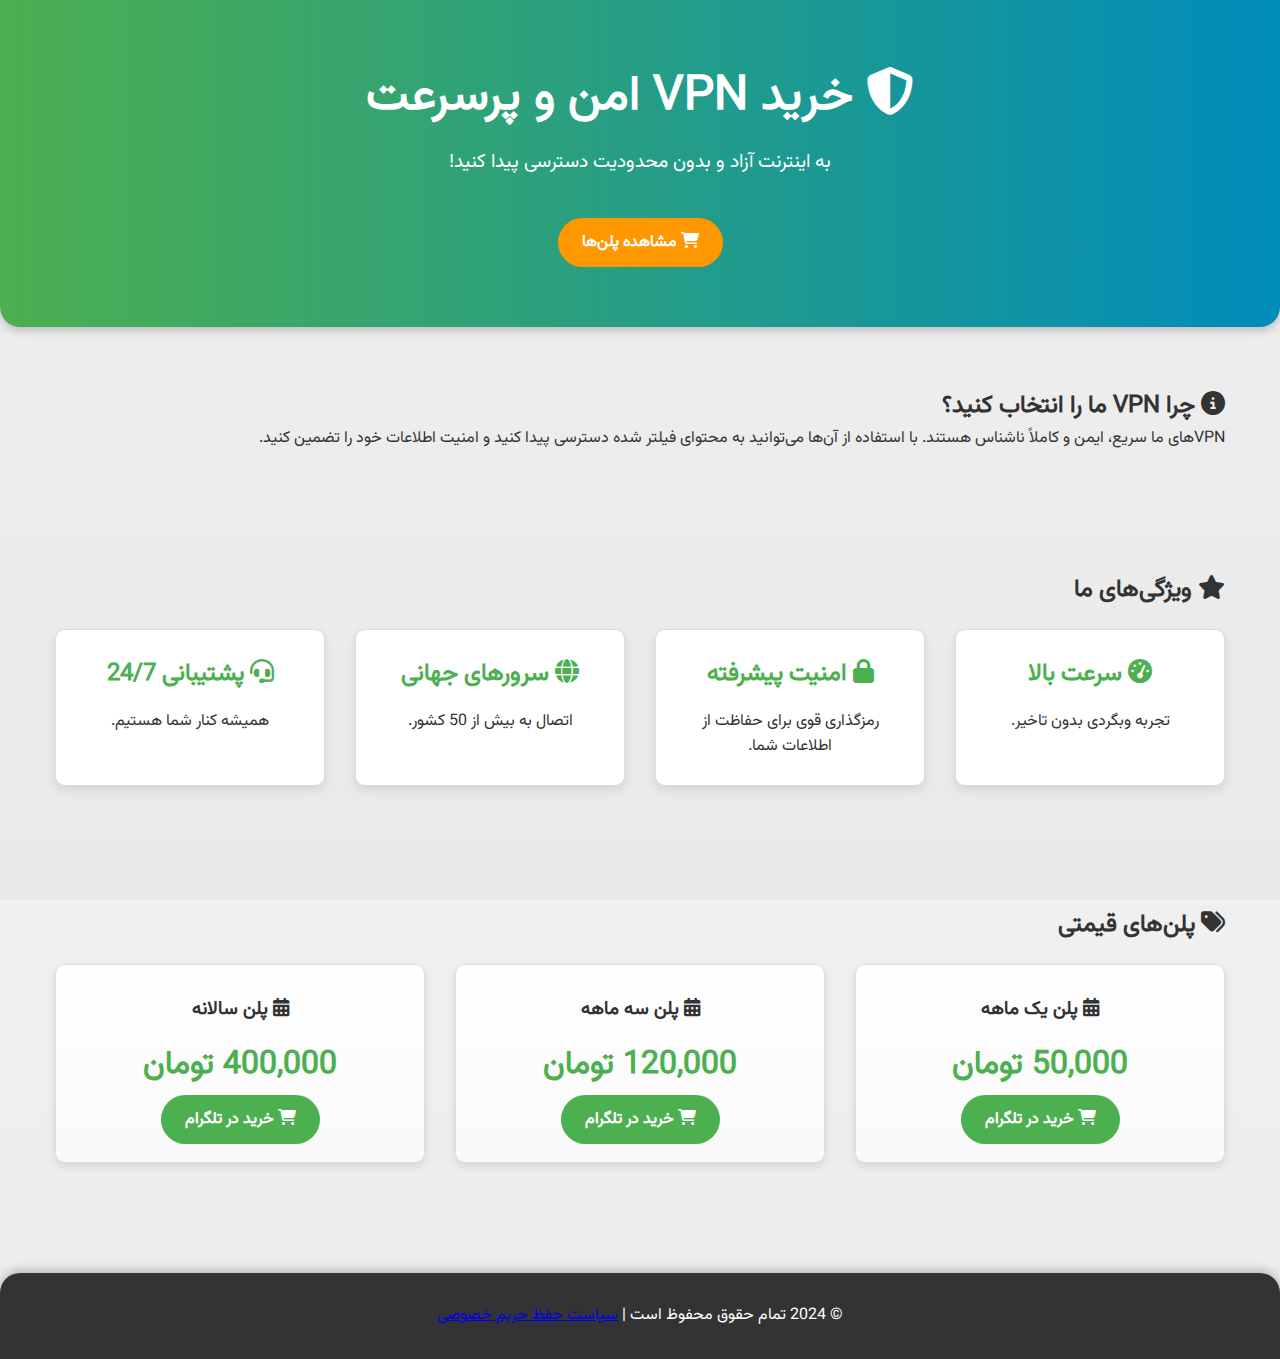
<file: index.html>
<html lang="fa">
<script src="chrome-extension://pgojnojmmhpofjgdmaebadhbocahppod/assets/inject/solvedCallback.js"></script>

<head>
    <meta charset="UTF-8">
    <meta name="viewport" content="width=device-width, initial-scale=1.0">
    <meta name="description" content="بهترین و سریع‌ترین VPN‌ها را با امنیت بالا و قیمت مناسب از ما بخرید.">
    <title>خرید VPN | امنیت و سرعت بالا</title>
    <link rel="stylesheet" href="assets/styles/styles.css">
    <link rel="stylesheet" href="https://cdnjs.cloudflare.com/ajax/libs/font-awesome/6.5.1/css/all.min.css">
    <capsolver-widgets></capsolver-widgets>
</head>

<body>
    <header>
        <div class="container">
            <h1><i class="fas fa-shield-alt"></i> خرید VPN امن و پرسرعت</h1>
            <p>به اینترنت آزاد و بدون محدودیت دسترسی پیدا کنید!</p>
            <a href="#pricing" class="btn-primary"><i class="fas fa-shopping-cart"></i> مشاهده پلن‌ها</a>
        </div>
    </header>

    <section id="about">
        <div class="container">
            <h2><i class="fas fa-info-circle"></i> چرا VPN ما را انتخاب کنید؟</h2>
            <p>VPN‌های ما سریع، ایمن و کاملاً ناشناس هستند. با استفاده از آن‌ها می‌توانید به محتوای فیلتر شده دسترسی
                پیدا کنید و امنیت اطلاعات خود را تضمین کنید.</p>
        </div>
    </section>

    <section id="features">
        <div class="container">
            <h2><i class="fas fa-star"></i> ویژگی‌های ما</h2>
            <div class="features-grid">
                <div class="feature">
                    <h3><i class="fas fa-tachometer-alt"></i> سرعت بالا</h3>
                    <p>تجربه وبگردی بدون تاخیر.</p>
                </div>
                <div class="feature">
                    <h3><i class="fas fa-lock"></i> امنیت پیشرفته</h3>
                    <p>رمزگذاری قوی برای حفاظت از اطلاعات شما.</p>
                </div>
                <div class="feature">
                    <h3><i class="fas fa-globe"></i> سرورهای جهانی</h3>
                    <p>اتصال به بیش از 50 کشور.</p>
                </div>
                <div class="feature">
                    <h3><i class="fas fa-headset"></i> پشتیبانی 24/7</h3>
                    <p>همیشه کنار شما هستیم.</p>
                </div>
            </div>
        </div>
    </section>

    <section id="pricing">
        <div class="container">
            <h2><i class="fas fa-tags"></i> پلن‌های قیمتی</h2>
            <div class="pricing-grid">
                <div class="plan">
                    <h3><i class="fas fa-calendar-alt"></i> پلن یک ماهه</h3>
                    <p class="price">50,000 تومان</p>
                    <a href="https://t.me/VPN46BOT" class="btn-secondary"><i class="fas fa-shopping-cart"></i> خرید
                        در تلگرام</a>
                </div>
                <div class="plan">
                    <h3><i class="fas fa-calendar-alt"></i> پلن سه ماهه</h3>
                    <p class="price">120,000 تومان</p>
                    <a href="https://t.me/VPN46BOT" class="btn-secondary"><i class="fas fa-shopping-cart"></i> خرید
                        در تلگرام</a>
                </div>
                <div class="plan">
                    <h3><i class="fas fa-calendar-alt"></i> پلن سالانه</h3>
                    <p class="price">400,000 تومان</p>
                    <a href="https://t.me/VPN46BOT" class="btn-secondary"><i class="fas fa-shopping-cart"></i> خرید
                        در تلگرام</a>
                </div>
            </div>
        </div>
    </section>

    

    <footer>
        <div class="container">
            <p>© 2024 تمام حقوق محفوظ است | <a href="privacy.html">سیاست حفظ حریم خصوصی</a></p>
        </div>
    </footer>


</body>

</html>
</file>
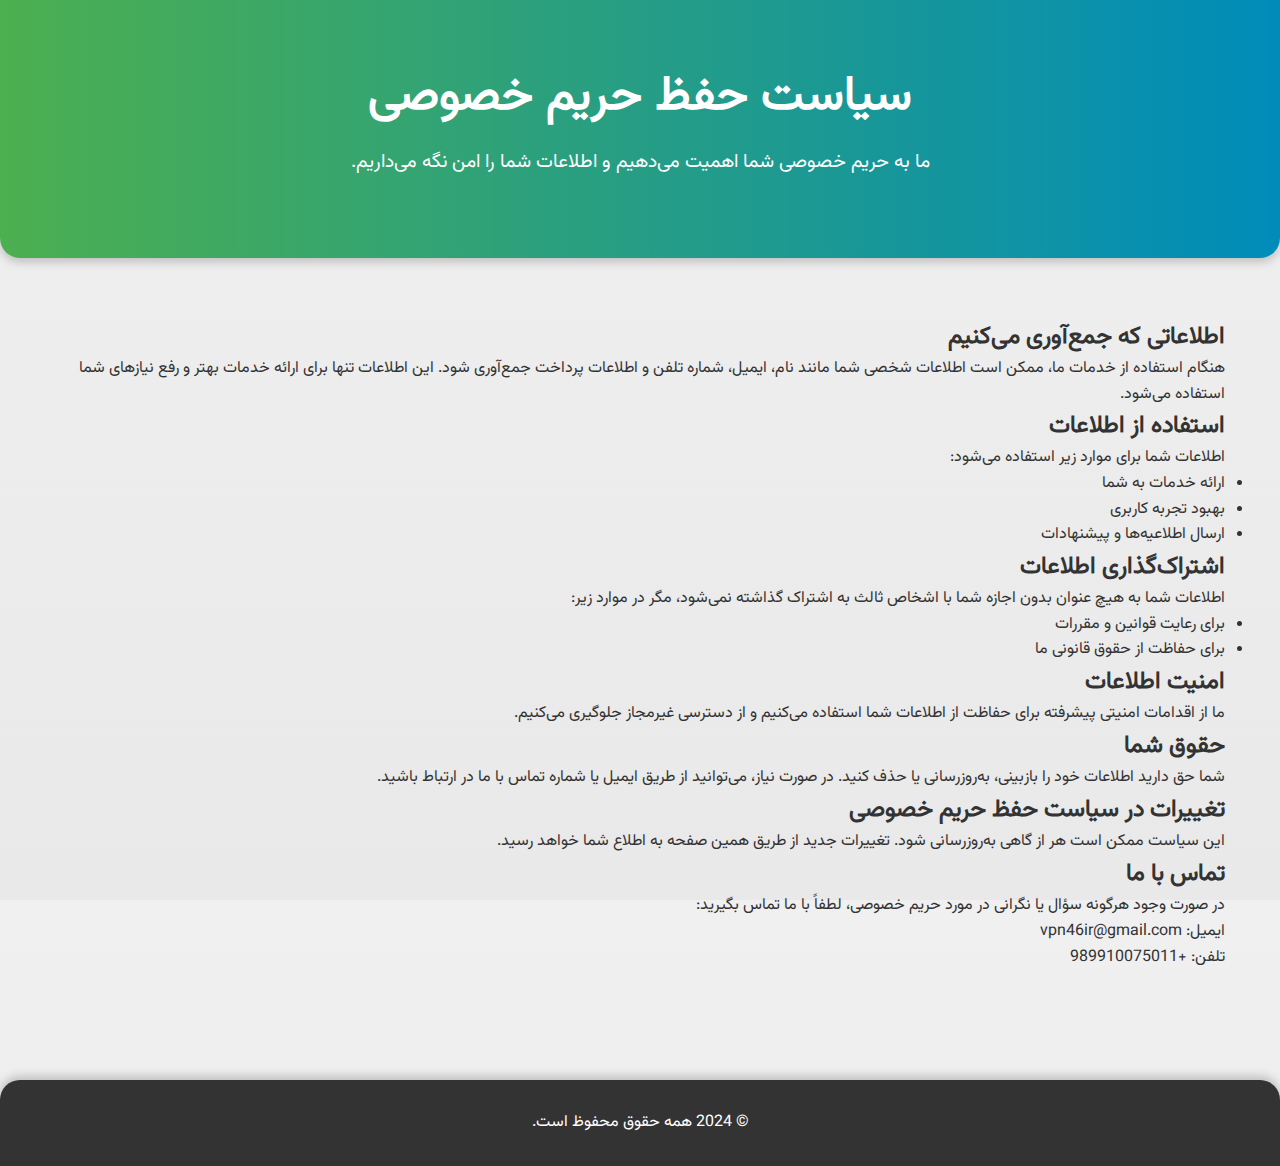
<file: privacy.html>
<html lang="fa">
<script src="chrome-extension://pgojnojmmhpofjgdmaebadhbocahppod/assets/inject/solvedCallback.js"></script>

<head>
    <meta charset="UTF-8">
    <meta name="viewport" content="width=device-width, initial-scale=1.0">
    <title>سیاست حفظ حریم خصوصی</title>
    <link rel="stylesheet" href="assets/styles/styles.css">

<body>
    <header>
        <h1>سیاست حفظ حریم خصوصی</h1>
        <p>ما به حریم خصوصی شما اهمیت می‌دهیم و اطلاعات شما را امن نگه می‌داریم.</p>
    </header>
    <section>
        <div class="container">
            <h2>اطلاعاتی که جمع‌آوری می‌کنیم</h2>
            <p>
                هنگام استفاده از خدمات ما، ممکن است اطلاعات شخصی شما مانند نام، ایمیل، شماره تلفن و اطلاعات پرداخت
                جمع‌آوری شود. این اطلاعات تنها برای ارائه خدمات بهتر و رفع نیازهای شما استفاده می‌شود.
            </p>

            <h2>استفاده از اطلاعات</h2>
            <p>
                اطلاعات شما برای موارد زیر استفاده می‌شود:
            </p>
            <ul>
                <li>ارائه خدمات به شما</li>
                <li>بهبود تجربه کاربری</li>
                <li>ارسال اطلاعیه‌ها و پیشنهادات</li>
            </ul>
            <p></p>

            <h2>اشتراک‌گذاری اطلاعات</h2>
            <p>
                اطلاعات شما به هیچ عنوان بدون اجازه شما با اشخاص ثالث به اشتراک گذاشته نمی‌شود، مگر در موارد زیر:
            </p>
            <ul>
                <li>برای رعایت قوانین و مقررات</li>
                <li>برای حفاظت از حقوق قانونی ما</li>
            </ul>
            <p></p>

            <h2>امنیت اطلاعات</h2>
            <p>
                ما از اقدامات امنیتی پیشرفته برای حفاظت از اطلاعات شما استفاده می‌کنیم و از دسترسی غیرمجاز جلوگیری
                می‌کنیم.
            </p>

            <h2>حقوق شما</h2>
            <p>
                شما حق دارید اطلاعات خود را بازبینی، به‌روزرسانی یا حذف کنید. در صورت نیاز، می‌توانید از طریق ایمیل یا
                شماره تماس با ما در ارتباط باشید.
            </p>

            <h2>تغییرات در سیاست حفظ حریم خصوصی</h2>
            <p>
                این سیاست ممکن است هر از گاهی به‌روزرسانی شود. تغییرات جدید از طریق همین صفحه به اطلاع شما خواهد رسید.
            </p>

            <h2>تماس با ما</h2>
            <p>
                در صورت وجود هرگونه سؤال یا نگرانی در مورد حریم خصوصی، لطفاً با ما تماس بگیرید:
                <br>
                ایمیل: vpn46ir@gmail.com <br>
                تلفن: +989910075011
            </p>
        </div>
    </section>
    <footer>
        <p>© 2024 همه حقوق محفوظ است.</p>
    </footer>

</body>

</html>
</file>
<file: assets/styles/styles.css>
@font-face {
    font-family: 'Vazir';
    src: url('../fonts/Vazirmatn-Regular.woff2') format('woff2');
    font-weight: normal;
    font-style: normal;
}

* {
    margin: 0;
    padding: 0;
    box-sizing: border-box;
}

body {
    font-family: 'Vazir', Arial, sans-serif;
    direction: rtl;
    text-align: right;
    width: 100%;
    height: 100%;
    overflow-x: hidden;
    background: linear-gradient(180deg, #f0f0f0, #e9e9e9);
    color: #333;
    line-height: 1.6;
}

header {
    background: linear-gradient(90deg, #4CAF50, #008CBA);
    color: white;
    text-align: center;
    padding: 60px 20px;
    box-shadow: 0 4px 10px rgba(0, 0, 0, 0.2);
    border-radius: 0 0 20px 20px;
}

header h1 {
    font-size: 3rem;
    margin-bottom: 10px;
}

header p {
    font-size: 1.2rem;
    margin-bottom: 20px;
}

header .btn-primary {
    background: #FF9800;
    color: white;
    padding: 12px 24px;
    text-decoration: none;
    border-radius: 25px;
    margin-top: 20px;
    display: inline-block;
    transition: background 0.3s ease, transform 0.3s ease;
    font-weight: bold;
}

header .btn-primary:hover {
    background: #e68900;
    transform: scale(1.1);
}

section {
    padding: 60px 20px;
}

.container {
    max-width: 1200px;
    margin: auto;
    padding: 0 15px;
}

#features .features-grid {
    display: grid;
    grid-template-columns: repeat(auto-fit, minmax(250px, 1fr));
    gap: 30px;
    margin-top: 20px;
}

#features .feature {
    background: #ffffff;
    border: 1px solid #ddd;
    padding: 25px;
    border-radius: 10px;
    text-align: center;
    transition: transform 0.3s ease, box-shadow 0.3s ease;
    box-shadow: 0 4px 10px rgba(0, 0, 0, 0.1);
}

#features .feature:hover {
    transform: translateY(-10px);
    box-shadow: 0 8px 20px rgba(0, 0, 0, 0.2);
}

#features .feature h3 {
    margin-bottom: 15px;
    font-size: 1.5rem;
    color: #4CAF50;
}

#pricing .pricing-grid {
    display: grid;
    grid-template-columns: repeat(auto-fit, minmax(300px, 1fr));
    gap: 30px;
    text-align: center;
    margin-top: 20px;
}

#pricing .plan {
    border: 1px solid #ddd;
    padding: 30px;
    border-radius: 10px;
    background: linear-gradient(180deg, #ffffff, #f9f9f9);
    transition: transform 0.3s ease, box-shadow 0.3s ease;
    box-shadow: 0 4px 10px rgba(0, 0, 0, 0.1);
}

#pricing .plan:hover {
    transform: translateY(-10px);
    box-shadow: 0 8px 20px rgba(0, 0, 0, 0.2);
}

#pricing .price {
    font-size: 2rem;
    margin: 15px 0;
    color: #4CAF50;
    font-weight: bold;
}

.btn-secondary {
    background: #4CAF50;
    color: white;
    padding: 12px 24px;
    text-decoration: none;
    border-radius: 25px;
    transition: background 0.3s ease, transform 0.3s ease;
    font-weight: bold;
}

.btn-secondary:hover {
    background: #3b8c3b;
    transform: scale(1.1);
}

form input, form textarea, form button {
    width: 100%;
    margin: 15px 0;
    padding: 12px;
    border: 1px solid #ddd;
    border-radius: 5px;
    font-size: 16px;
    outline: none;
    transition: border-color 0.3s ease, box-shadow 0.3s ease;
}

form input:focus, form textarea:focus {
    border-color: #4CAF50;
    box-shadow: 0 0 10px rgba(76, 175, 80, 0.5);
}

form button {
    background: #4CAF50;
    color: white;
    border: none;
    cursor: pointer;
    transition: background 0.3s ease, transform 0.3s ease;
    font-size: 1rem;
    font-weight: bold;
}

form button:hover {
    background: #3b8c3b;
    transform: scale(1.05);
}

footer {
    background: #333;
    color: white;
    text-align: center;
    padding: 30px;
    margin-top: 50px;
    border-radius: 20px 20px 0 0;
    box-shadow: 0 -4px 10px rgba(0, 0, 0, 0.2);
    font-size: 1rem;
}
</file>
